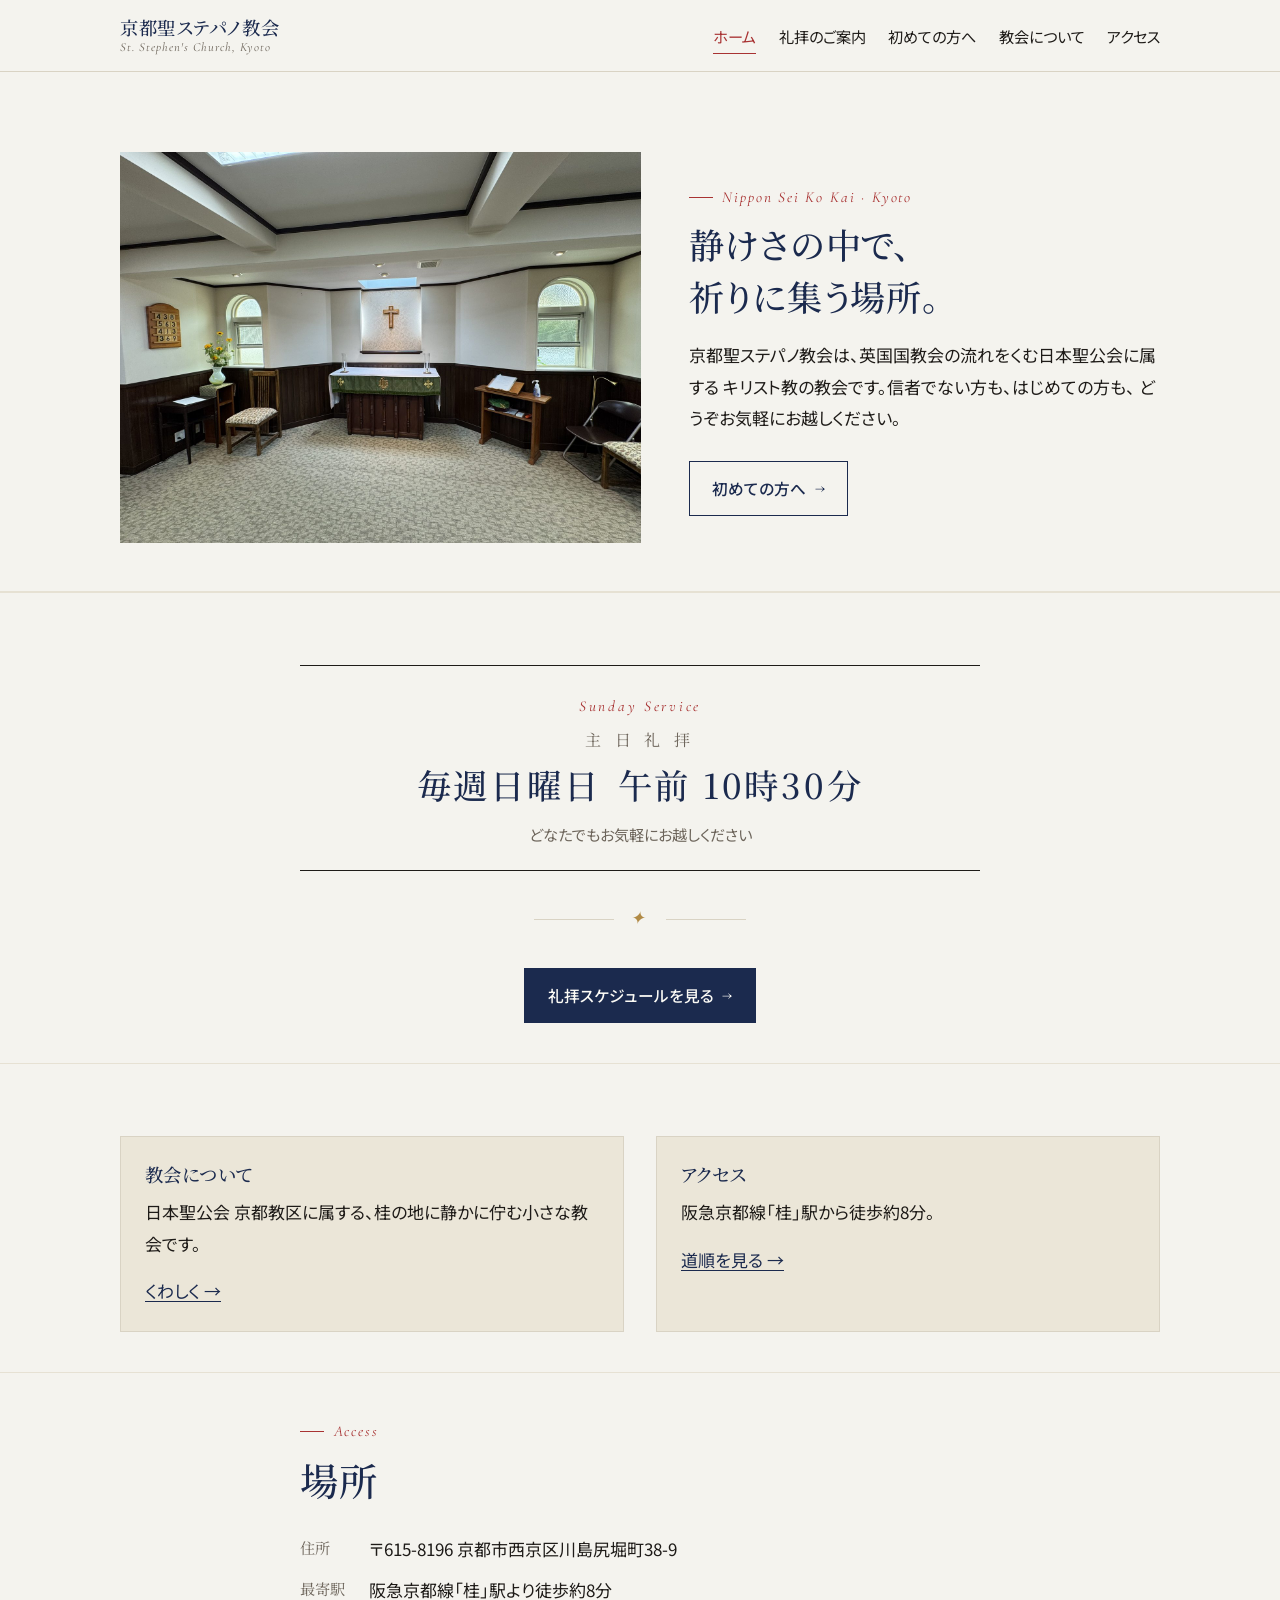
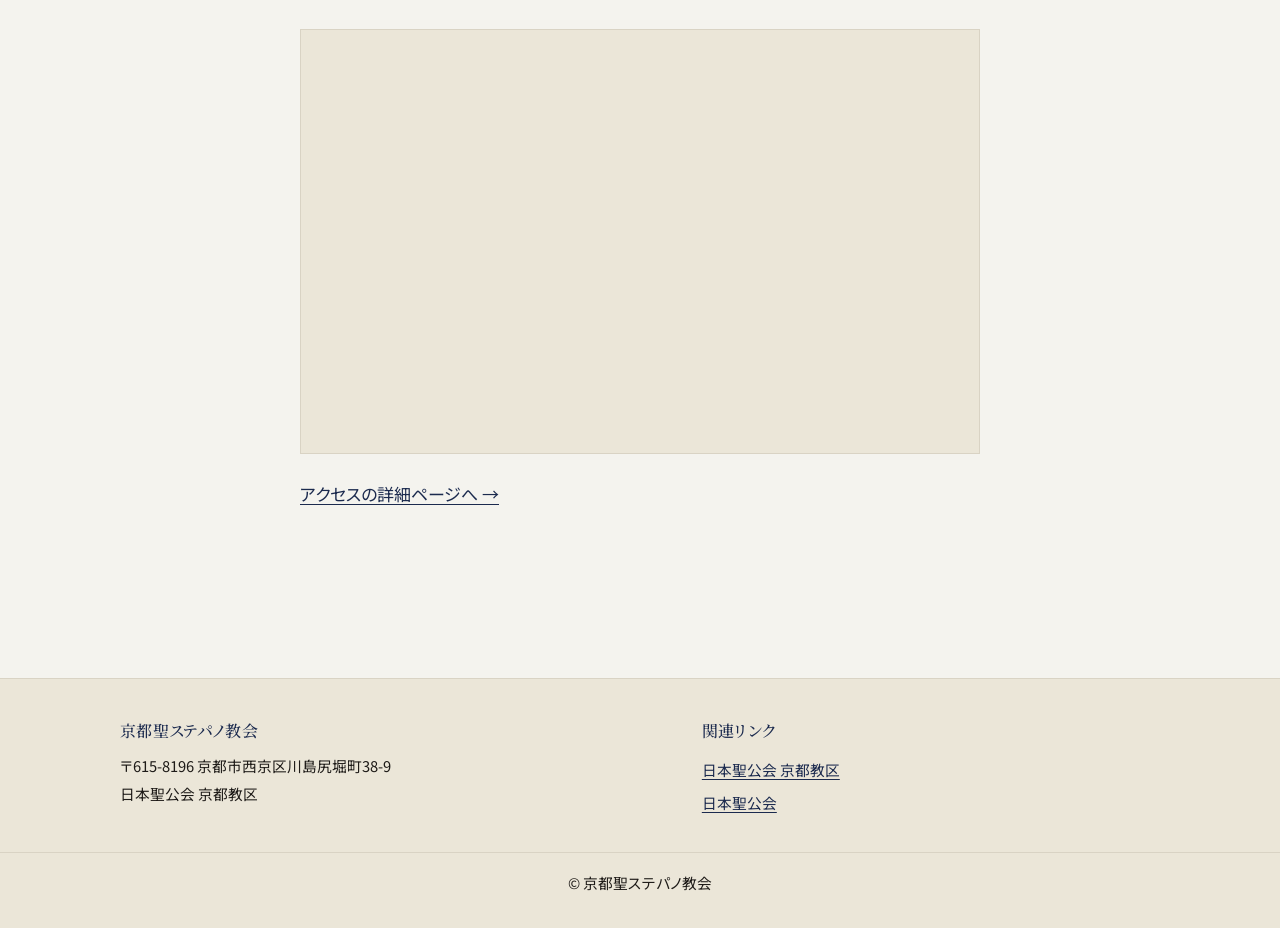
<file: index.html>
<!doctype html>
<html lang="ja">
<head>
<meta charset="utf-8">
<meta name="viewport" content="width=device-width, initial-scale=1">
<title>京都聖ステパノ教会</title>
<meta name="description" content="日本聖公会 京都教区 京都聖ステパノ教会のご案内。毎週日曜日 午前10時30分より主日礼拝を行っています。どなたでもお気軽にお越しください。">

<link rel="preconnect" href="https://fonts.googleapis.com">
<link rel="preconnect" href="https://fonts.gstatic.com" crossorigin>
<link href="https://fonts.googleapis.com/css2?family=Cormorant+Garamond:ital,wght@0,400;0,500;1,400;1,500&family=Noto+Sans+JP:wght@400;500&family=Noto+Serif+JP:wght@400;500;600&display=swap" rel="stylesheet">

<link rel="stylesheet" href="css/style.css">
</head>
<body>

<!-- ==================== HEADER (全ページ共通) ==================== -->
<header class="site-header">
  <div class="site-header__inner">
    <a href="index.html" class="site-logo" aria-label="京都聖ステパノ教会 ホーム">
      <span class="site-logo__jp">京都聖ステパノ教会</span>
      <span class="site-logo__en">St. Stephen's Church, Kyoto</span>
    </a>
    <nav class="site-nav" aria-label="サイトナビゲーション">
      <ul>
        <li><a href="index.html" aria-current="page">ホーム</a></li>
        <li><a href="worship.html">礼拝のご案内</a></li>
        <li><a href="welcome.html">初めての方へ</a></li>
        <li><a href="about.html">教会について</a></li>
        <li><a href="access.html">アクセス</a></li>
      </ul>
    </nav>
  </div>
</header>

<main>

  <!-- ==================== HERO ==================== -->
  <section class="hero">
    <div class="container">
      <div class="hero__grid">

        <figure class="hero__figure">
          <img src="img/interior-altar.jpg" alt="京都聖ステパノ教会 外観" width="1600" height="1200">
        </figure>

        <div class="hero__text">
          <span class="eyebrow">Nippon Sei Ko Kai · Kyoto</span>
          <h1 class="hero__title">静けさの中で、<br>祈りに集う場所。</h1>
          <p class="hero__body">
            京都聖ステパノ教会は、英国国教会の流れをくむ日本聖公会に属する
            キリスト教の教会です。信者でない方も、はじめての方も、
            どうぞお気軽にお越しください。
          </p>
          <p>
            <a class="btn btn--ghost" href="welcome.html">初めての方へ</a>
          </p>
        </div>

      </div>
    </div>
  </section>

  <!-- ==================== SERVICE TIME (署名的意匠) ==================== -->
  <section>
    <div class="container narrow">
      <div class="service-time">
        <div class="service-time__kicker">Sunday Service</div>
        <div class="service-time__label">主 日 礼 拝</div>
        <div class="service-time__main">
          <span class="day">毎週日曜日</span><span class="hour">午前 10時30分</span>
        </div>
        <p class="service-time__note">どなたでもお気軽にお越しください</p>
      </div>

      <div class="ornament" aria-hidden="true">
        <span class="ornament__mark">✦</span>
      </div>

      <p class="text-center">
        <a class="btn" href="worship.html">礼拝スケジュールを見る</a>
      </p>
    </div>
  </section>

  <!-- ==================== SUMMARY BLOCKS ==================== -->
  <section>
    <div class="container">
      <div class="summary">

        <div class="summary__item">
          <h3>教会について</h3>
          <p>日本聖公会 京都教区に属する、桂の地に静かに佇む小さな教会です。</p>
          <a href="about.html">くわしく →</a>
        </div>

        <div class="summary__item">
          <h3>アクセス</h3>
          <p>阪急京都線「桂」駅から徒歩約8分。</p>
          <a href="access.html">道順を見る →</a>
        </div>

      </div>
    </div>
  </section>

  <!-- ==================== ACCESS SUMMARY ==================== -->
  <section>
    <div class="container narrow">
      <span class="eyebrow">Access</span>
      <h2 class="page-title">場所</h2>

      <dl class="info-list">
        <dt>住所</dt>
        <dd>〒615-8196 京都市西京区川島尻堀町38-9</dd>
        <dt>最寄駅</dt>
        <dd>阪急京都線「桂」駅より徒歩約8分</dd>
        <!--<dt>駐車場</dt>
        <dd>5台(礼拝時のみ)</dd>-->
      </dl>

      <!-- ▼ Google マップ埋め込み(小型) ▼
           Google マップ → 共有 → 地図を埋め込む で取得した iframe の src をここに貼り替えてください
           <iframe src="https://www.google.com/maps/embed?pb=!1m18!1m12!1m3!1d3269.124520128094!2d135.6972228!3d34.9785456!2m3!1f0!2f0!3f0!3m2!1i1024!2i768!4f13.1!3m3!1m2!1s0x600106e878f471ad%3A0xcf0d23509524212f!2z5pel5pys6IGW5YWs5Lya5Lqs6YO96IGW44K544OG44OR44OO5pWZ5Lya!5e0!3m2!1sja!2sjp!4v1784887950196!5m2!1sja!2sjp" width="600" height="450" style="border:0;" allowfullscreen="" loading="lazy" referrerpolicy="strict-origin-when-cross-origin"></iframe> -->
      <div class="map" style="aspect-ratio: 16/10;">
        <iframe
          src="https://www.google.com/maps/embed?pb=!1m18!1m12!1m3!1d3269.124520128094!2d135.6972228!3d34.9785456!2m3!1f0!2f0!3f0!3m2!1i1024!2i768!4f13.1!3m3!1m2!1s0x600106e878f471ad%3A0xcf0d23509524212f!2z5pel5pys6IGW5YWs5Lya5Lqs6YO96IGW44K544OG44OR44OO5pWZ5Lya!5e0!3m2!1sja!2sjp!4v1784887950196!5m2!1sja!2sjp"
          title="京都聖ステパノ教会 地図"
          loading="lazy"
          referrerpolicy="no-referrer-when-downgrade"
          allowfullscreen></iframe>
      </div>

      <p><a href="access.html">アクセスの詳細ページへ →</a></p>
    </div>
  </section>

</main>

<!-- ==================== FOOTER (全ページ共通) ==================== -->
<footer class="site-footer">
  <div class="site-footer__inner">
    <div>
      <h4>京都聖ステパノ教会</h4>
      <p>
        〒615-8196 京都市西京区川島尻堀町38-9<br>
        日本聖公会 京都教区
      </p>
    </div>
    <div>
      <h4>関連リンク</h4>
      <ul>
        <li><a href="https://www.nskk.org/kyoto/" target="_blank" rel="noopener">日本聖公会 京都教区</a></li>
        <li><a href="https://www.nskk.org/" target="_blank" rel="noopener">日本聖公会</a></li>
      </ul>
    </div>
  </div>
  <p class="site-footer__copy">© 京都聖ステパノ教会</p>
</footer>

</body>
</html>
</file>
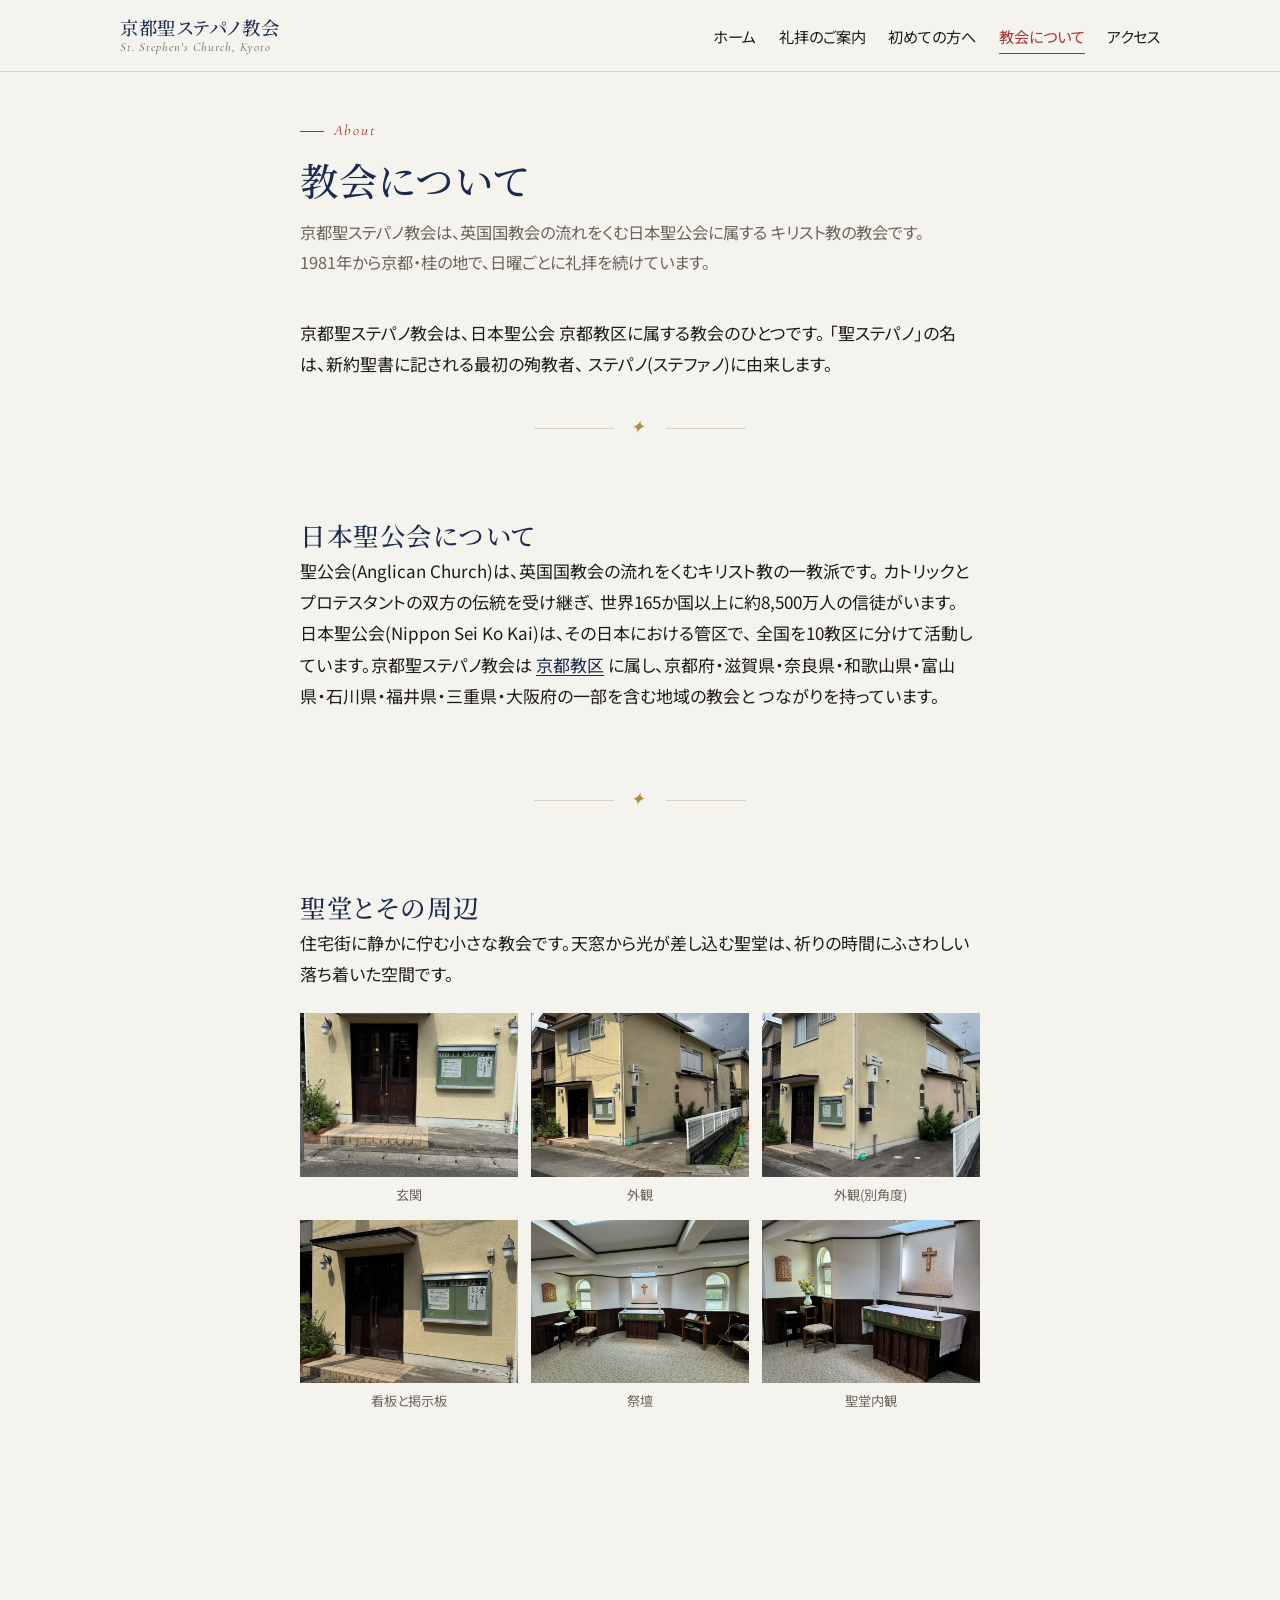
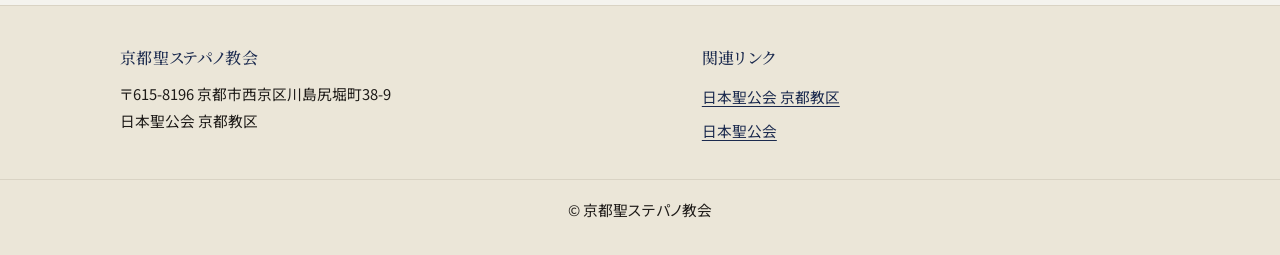
<file: about.html>
<!doctype html>
<html lang="ja">
<head>
<meta charset="utf-8">
<meta name="viewport" content="width=device-width, initial-scale=1">
<title>教会について | 京都聖ステパノ教会</title>
<meta name="description" content="京都聖ステパノ教会は日本聖公会 京都教区に属する教会です。教会の歴史・日本聖公会について・司祭のご紹介。">

<link rel="preconnect" href="https://fonts.googleapis.com">
<link rel="preconnect" href="https://fonts.gstatic.com" crossorigin>
<link href="https://fonts.googleapis.com/css2?family=Cormorant+Garamond:ital,wght@0,400;0,500;1,400;1,500&family=Noto+Sans+JP:wght@400;500&family=Noto+Serif+JP:wght@400;500;600&display=swap" rel="stylesheet">

<link rel="stylesheet" href="css/style.css">
</head>
<body>

<header class="site-header">
  <div class="site-header__inner">
    <a href="index.html" class="site-logo" aria-label="京都聖ステパノ教会 ホーム">
      <span class="site-logo__jp">京都聖ステパノ教会</span>
      <span class="site-logo__en">St. Stephen's Church, Kyoto</span>
    </a>
    <nav class="site-nav" aria-label="サイトナビゲーション">
      <ul>
        <li><a href="index.html">ホーム</a></li>
        <li><a href="worship.html">礼拝のご案内</a></li>
        <li><a href="welcome.html">初めての方へ</a></li>
        <li><a href="about.html" aria-current="page">教会について</a></li>
        <li><a href="access.html">アクセス</a></li>
      </ul>
    </nav>
  </div>
</header>

<main>
  <div class="container narrow">

    <span class="eyebrow">About</span>
    <h1 class="page-title">教会について</h1>
    <p class="page-lead">
      京都聖ステパノ教会は、英国国教会の流れをくむ日本聖公会に属する
      キリスト教の教会です。1981年から京都・桂の地で、日曜ごとに礼拝を続けています。
      </p>
      <p>
       京都聖ステパノ教会は、日本聖公会 京都教区に属する教会のひとつです。
      「聖ステパノ」の名は、新約聖書に記される最初の殉教者、
      ステパノ(ステファノ)に由来します。
    </p>

    <div class="ornament" aria-hidden="true"><span class="ornament__mark">✦</span></div>

    <!-- ---------- 日本聖公会について ---------- -->
    <section>
      <h2>日本聖公会について</h2>
      <p>
        聖公会(Anglican Church)は、英国国教会の流れをくむキリスト教の一教派です。
        カトリックとプロテスタントの双方の伝統を受け継ぎ、
        世界165か国以上に約8,500万人の信徒がいます。
      </p>
      <p>
        日本聖公会(Nippon Sei Ko Kai)は、その日本における管区で、
        全国を10教区に分けて活動しています。京都聖ステパノ教会は
        <a href="https://www.nskk.org/kyoto/" target="_blank" rel="noopener">京都教区</a>
        に属し、京都府・滋賀県・奈良県・和歌山県・富山県・石川県・福井県・三重県・大阪府の一部を含む地域の教会と
        つながりを持っています。
      </p>
    </section>

    <div class="ornament" aria-hidden="true"><span class="ornament__mark">✦</span></div>

    <!-- ---------- 司祭 ---------- 
    <section>
      <h2>司祭のご紹介</h2>
      <p>
        (現在の管理牧師のお名前、経歴、メッセージなどを記載します。)
      </p>
    </section>

    <div class="ornament" aria-hidden="true"><span class="ornament__mark">✦</span></div>

    -->
    <!-- ---------- ギャラリー ---------- -->
    <section>
      <h2>聖堂とその周辺</h2>
      <p>住宅街に静かに佇む小さな教会です。天窓から光が差し込む聖堂は、祈りの時間にふさわしい落ち着いた空間です。</p>

      <div class="gallery">
        <figure>
          <div class="gallery__img"><img src="img/entrance-wide-thumb.jpg" alt="京都聖ステパノ教会 玄関"></div>
          <figcaption>玄関</figcaption>
        </figure>
        <figure>
          <div class="gallery__img"><img src="img/exterior-full-thumb.jpg" alt="京都聖ステパノ教会 外観"></div>
          <figcaption>外観</figcaption>
        </figure>
        <figure>
          <div class="gallery__img"><img src="img/exterior-angle-thumb.jpg" alt="京都聖ステパノ教会 外観(別角度)"></div>
          <figcaption>外観(別角度)</figcaption>
        </figure>
        <figure>
          <div class="gallery__img"><img src="img/entrance-close-thumb.jpg" alt="看板と掲示板"></div>
          <figcaption>看板と掲示板</figcaption>
        </figure>
        <figure>
          <div class="gallery__img"><img src="img/interior-altar-thumb.jpg" alt="聖堂内観 祭壇正面"></div>
          <figcaption>祭壇</figcaption>
        </figure>
        <figure>
          <div class="gallery__img"><img src="img/interior-side-thumb.jpg" alt="聖堂内観 祭壇斜め"></div>
          <figcaption>聖堂内観</figcaption>
        </figure>
      </div>
    </section>

  </div>
</main>

<footer class="site-footer">
  <div class="site-footer__inner">
    <div>
      <h4>京都聖ステパノ教会</h4>
      <p>
        〒615-8196 京都市西京区川島尻堀町38-9<br>
        日本聖公会 京都教区
      </p>
    </div>
    <div>
      <h4>関連リンク</h4>
      <ul>
        <li><a href="https://www.nskk.org/kyoto/" target="_blank" rel="noopener">日本聖公会 京都教区</a></li>
        <li><a href="https://www.nskk.org/" target="_blank" rel="noopener">日本聖公会</a></li>
      </ul>
    </div>
  </div>
  <p class="site-footer__copy">© 京都聖ステパノ教会</p>
</footer>

</body>
</html>
</file>
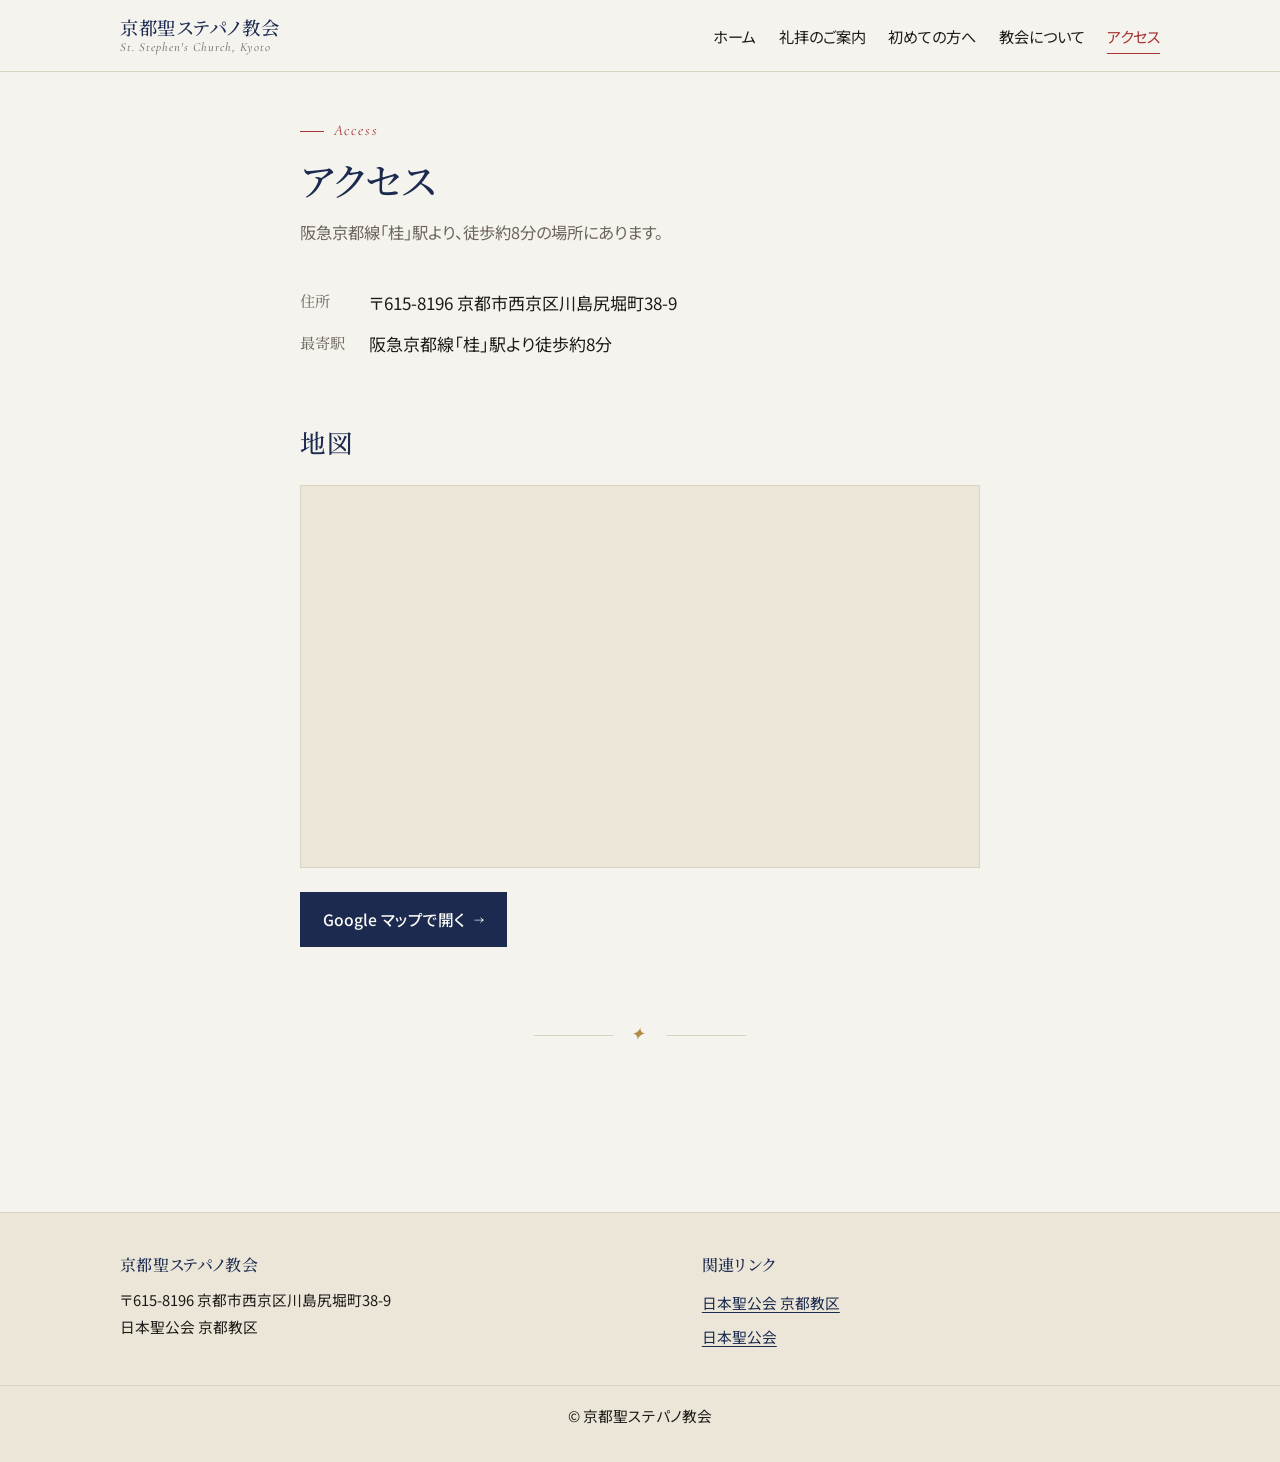
<file: access.html>
<!doctype html>
<html lang="ja">
<head>
<meta charset="utf-8">
<meta name="viewport" content="width=device-width, initial-scale=1">
<title>アクセス | 京都聖ステパノ教会</title>
<meta name="description" content="京都聖ステパノ教会へのアクセス。阪急京都線「桂」駅より徒歩約7分。地図・道順のご案内。">

<link rel="preconnect" href="https://fonts.googleapis.com">
<link rel="preconnect" href="https://fonts.gstatic.com" crossorigin>
<link href="https://fonts.googleapis.com/css2?family=Cormorant+Garamond:ital,wght@0,400;0,500;1,400;1,500&family=Noto+Sans+JP:wght@400;500&family=Noto+Serif+JP:wght@400;500;600&display=swap" rel="stylesheet">

<link rel="stylesheet" href="css/style.css">
</head>
<body>

<header class="site-header">
  <div class="site-header__inner">
    <a href="index.html" class="site-logo" aria-label="京都聖ステパノ教会 ホーム">
      <span class="site-logo__jp">京都聖ステパノ教会</span>
      <span class="site-logo__en">St. Stephen's Church, Kyoto</span>
    </a>
    <nav class="site-nav" aria-label="サイトナビゲーション">
      <ul>
        <li><a href="index.html">ホーム</a></li>
        <li><a href="worship.html">礼拝のご案内</a></li>
        <li><a href="welcome.html">初めての方へ</a></li>
        <li><a href="about.html">教会について</a></li>
        <li><a href="access.html" aria-current="page">アクセス</a></li>
      </ul>
    </nav>
  </div>
</header>

<main>
  <div class="container narrow">

    <span class="eyebrow">Access</span>
    <h1 class="page-title">アクセス</h1>
    <p class="page-lead">
      阪急京都線「桂」駅より、徒歩約8分の場所にあります。
      <!--礼拝時は駐車場もご利用いただけます。-->
    </p>

    <!-- ---------- 基本情報 ---------- -->
    <dl class="info-list">
      <dt>住所</dt>
      <dd>〒615-8196 京都市西京区川島尻堀町38-9</dd>
      <dt>最寄駅</dt>
      <dd>阪急京都線「桂」駅より徒歩約8分</dd>
      <!--
      <dt>駐車場</dt>
      <dd>5台(礼拝時のみ)</dd>
      -->
    </dl>

    <!-- ---------- 地図 ---------- -->
    <section>
      <h2>地図</h2>

      <!-- ▼ Google マップ埋め込み ▼
           【設定方法】
             1. Google マップで教会の住所を検索
             2. 「共有」→「地図を埋め込む」タブ
             3. 表示された iframe の src の値をコピー
             4. 下の src="about:blank" を貼り替え
           ※ src="https://www.google.com/maps/embed?pb=..." の形式です
           <iframe src="https://www.google.com/maps/embed?pb=!1m18!1m12!1m3!1d3269.124521213025!2d135.69464787665763!3d34.978545572822306!2m3!1f0!2f0!3f0!3m2!1i1024!2i768!4f13.1!3m3!1m2!1s0x600106e878f471ad%3A0xcf0d23509524212f!2z5pel5pys6IGW5YWs5Lya5Lqs6YO96IGW44K544OG44OR44OO5pWZ5Lya!5e0!3m2!1sja!2sjp!4v1784886413838!5m2!1sja!2sjp" width="600" height="450" style="border:0;" allowfullscreen="" loading="lazy" referrerpolicy="strict-origin-when-cross-origin"></iframe>
      -->
      <div class="map">
        <iframe
          src="https://www.google.com/maps/embed?pb=!1m18!1m12!1m3!1d3269.124521213025!2d135.69464787665763!3d34.978545572822306!2m3!1f0!2f0!3f0!3m2!1i1024!2i768!4f13.1!3m3!1m2!1s0x600106e878f471ad%3A0xcf0d23509524212f!2z5pel5pys6IGW5YWs5Lya5Lqs6YO96IGW44K544OG44OR44OO5pWZ5Lya!5e0!3m2!1sja!2sjp!4v1784886413838!5m2!1sja!2sjp"
          title="京都聖ステパノ教会 地図"
          loading="lazy"
          referrerpolicy="no-referrer-when-downgrade"
          allowfullscreen></iframe>
      </div>

      <div class="map-actions">
        <!-- ▼ 「Googleマップで開く」リンク
             href を Google マップで教会を検索した URL に置き換えてください
             (スマホでタップすると経路検索アプリが開きます) -->
        <a class="btn" href="https://www.google.com/maps/search/?api=1&query=%E4%BA%AC%E9%83%BD%E8%81%96%E3%82%B9%E3%83%86%E3%83%91%E3%83%8E%E6%95%99%E4%BC%9A" target="_blank" rel="noopener">
          Google マップで開く
        </a>
      </div>
    </section>

    <div class="ornament" aria-hidden="true"><span class="ornament__mark">✦</span></div>

  </div>
</main>

<footer class="site-footer">
  <div class="site-footer__inner">
    <div>
      <h4>京都聖ステパノ教会</h4>
      <p>
        〒615-8196 京都市西京区川島尻堀町38-9<br>
        日本聖公会 京都教区
      </p>
    </div>
    <div>
      <h4>関連リンク</h4>
      <ul>
        <li><a href="https://www.nskk.org/kyoto/" target="_blank" rel="noopener">日本聖公会 京都教区</a></li>
        <li><a href="https://www.nskk.org/" target="_blank" rel="noopener">日本聖公会</a></li>
      </ul>
    </div>
  </div>
  <p class="site-footer__copy">© 京都聖ステパノ教会</p>
</footer>

</body>
</html>
</file>
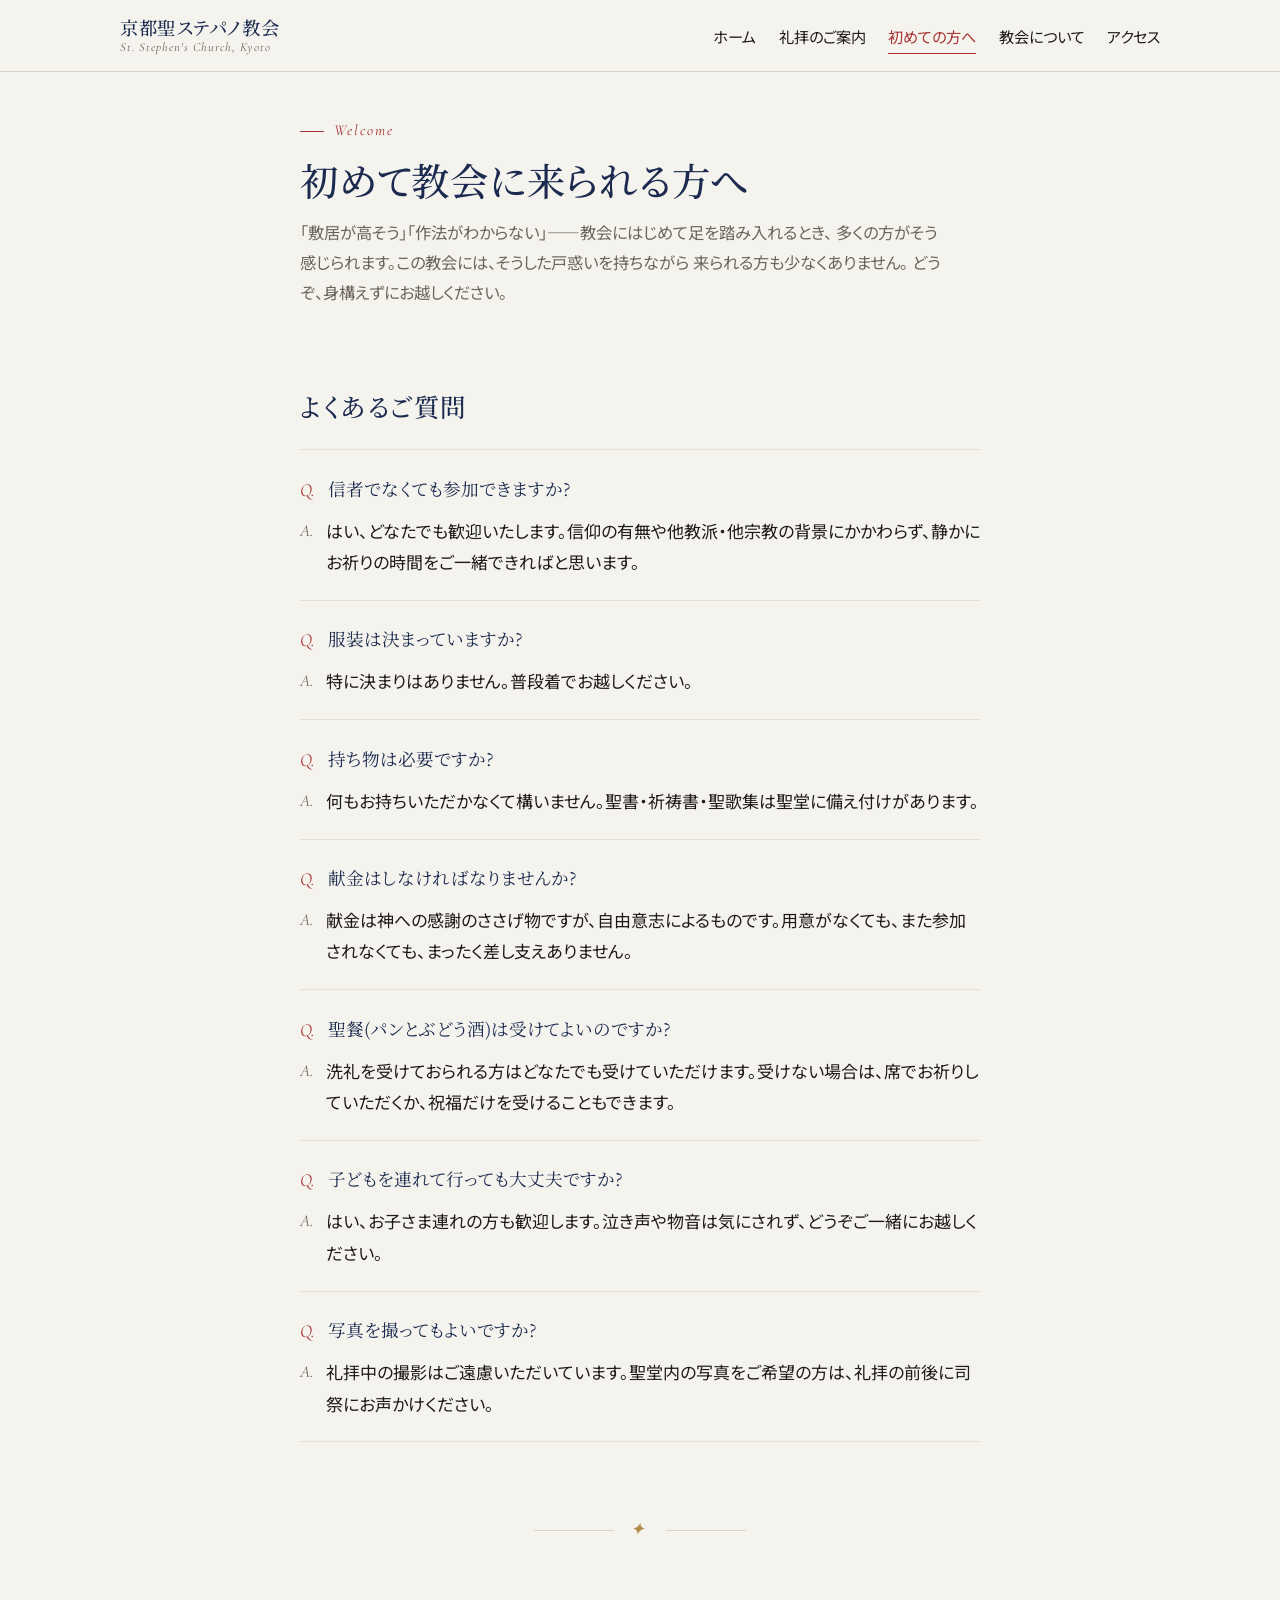
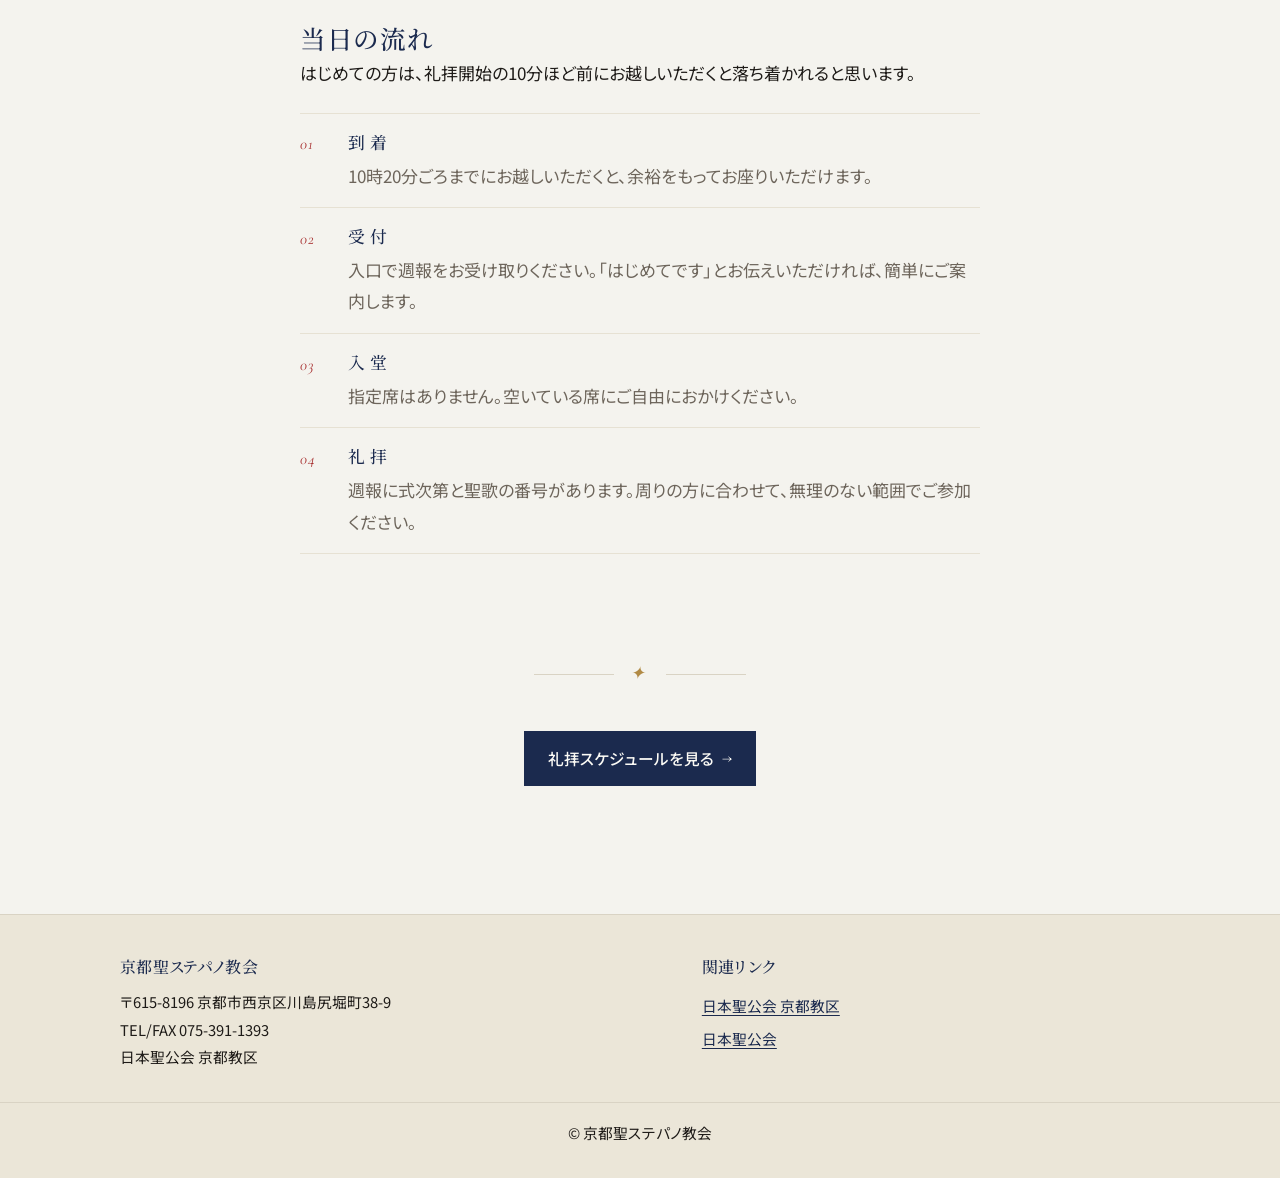
<file: welcome.html>
<!doctype html>
<html lang="ja">
<head>
<meta charset="utf-8">
<meta name="viewport" content="width=device-width, initial-scale=1">
<title>初めての方へ | 京都聖ステパノ教会</title>
<meta name="description" content="京都聖ステパノ教会にはじめてお越しになる方への案内。服装・持ち物・当日の流れ・よくあるご質問。">

<link rel="preconnect" href="https://fonts.googleapis.com">
<link rel="preconnect" href="https://fonts.gstatic.com" crossorigin>
<link href="https://fonts.googleapis.com/css2?family=Cormorant+Garamond:ital,wght@0,400;0,500;1,400;1,500&family=Noto+Sans+JP:wght@400;500&family=Noto+Serif+JP:wght@400;500;600&display=swap" rel="stylesheet">

<link rel="stylesheet" href="css/style.css">
</head>
<body>

<header class="site-header">
  <div class="site-header__inner">
    <a href="index.html" class="site-logo" aria-label="京都聖ステパノ教会 ホーム">
      <span class="site-logo__jp">京都聖ステパノ教会</span>
      <span class="site-logo__en">St. Stephen's Church, Kyoto</span>
    </a>
    <nav class="site-nav" aria-label="サイトナビゲーション">
      <ul>
        <li><a href="index.html">ホーム</a></li>
        <li><a href="worship.html">礼拝のご案内</a></li>
        <li><a href="welcome.html" aria-current="page">初めての方へ</a></li>
        <li><a href="about.html">教会について</a></li>
        <li><a href="access.html">アクセス</a></li>
      </ul>
    </nav>
  </div>
</header>

<main>
  <div class="container narrow">

    <span class="eyebrow">Welcome</span>
    <h1 class="page-title">初めて教会に来られる方へ</h1>
    <p class="page-lead">
      「敷居が高そう」「作法がわからない」——教会にはじめて足を踏み入れるとき、
      多くの方がそう感じられます。この教会には、そうした戸惑いを持ちながら
      来られる方も少なくありません。
      どうぞ、身構えずにお越しください。
    </p>

    <!-- ---------- QA ---------- -->
    <section>
      <h2>よくあるご質問</h2>

      <div class="qa">

        <div class="qa__item">
          <div class="qa__q">信者でなくても参加できますか?</div>
          <div class="qa__a">はい、どなたでも歓迎いたします。信仰の有無や他教派・他宗教の背景にかかわらず、静かにお祈りの時間をご一緒できればと思います。</div>
        </div>

        <div class="qa__item">
          <div class="qa__q">服装は決まっていますか?</div>
          <div class="qa__a">特に決まりはありません。普段着でお越しください。</div>
        </div>

        <div class="qa__item">
          <div class="qa__q">持ち物は必要ですか?</div>
          <div class="qa__a">何もお持ちいただかなくて構いません。聖書・祈祷書・聖歌集は聖堂に備え付けがあります。</div>
        </div>

        <div class="qa__item">
          <div class="qa__q">献金はしなければなりませんか?</div>
          <div class="qa__a">献金は神への感謝のささげ物ですが、自由意志によるものです。用意がなくても、また参加されなくても、まったく差し支えありません。</div>
        </div>

        <div class="qa__item">
          <div class="qa__q">聖餐(パンとぶどう酒)は受けてよいのですか?</div>
          <div class="qa__a">洗礼を受けておられる方はどなたでも受けていただけます。受けない場合は、席でお祈りしていただくか、祝福だけを受けることもできます。</div>
        </div>

        <div class="qa__item">
          <div class="qa__q">子どもを連れて行っても大丈夫ですか?</div>
          <div class="qa__a">はい、お子さま連れの方も歓迎します。泣き声や物音は気にされず、どうぞご一緒にお越しください。</div>
        </div>

        <div class="qa__item">
          <div class="qa__q">写真を撮ってもよいですか?</div>
          <div class="qa__a">礼拝中の撮影はご遠慮いただいています。聖堂内の写真をご希望の方は、礼拝の前後に司祭にお声かけください。</div>
        </div>

      </div>
    </section>

    <div class="ornament" aria-hidden="true"><span class="ornament__mark">✦</span></div>

    <!-- ---------- 当日の流れ ---------- -->
    <section>
      <h2>当日の流れ</h2>
      <p>はじめての方は、礼拝開始の10分ほど前にお越しいただくと落ち着かれると思います。</p>

      <ol class="steps">
        <li class="steps__item">
          <h4>到 着</h4>
          <p>10時20分ごろまでにお越しいただくと、余裕をもってお座りいただけます。</p>
        </li>
        <li class="steps__item">
          <h4>受 付</h4>
          <p>入口で週報をお受け取りください。「はじめてです」とお伝えいただければ、簡単にご案内します。</p>
        </li>
        <li class="steps__item">
          <h4>入 堂</h4>
          <p>指定席はありません。空いている席にご自由におかけください。</p>
        </li>
        <li class="steps__item">
          <h4>礼 拝</h4>
          <p>週報に式次第と聖歌の番号があります。周りの方に合わせて、無理のない範囲でご参加ください。</p>
        </li>
      </ol>
    </section>

    <div class="ornament mt-lg" aria-hidden="true"><span class="ornament__mark">✦</span></div>

    <p class="text-center mt-lg">
      <a class="btn" href="worship.html">礼拝スケジュールを見る</a>
    </p>

  </div>
</main>

<footer class="site-footer">
  <div class="site-footer__inner">
    <div>
      <h4>京都聖ステパノ教会</h4>
      <p>
        〒615-8196 京都市西京区川島尻堀町38-9<br>
        TEL/FAX 075-391-1393<br>
        日本聖公会 京都教区
      </p>
    </div>
    <div>
      <h4>関連リンク</h4>
      <ul>
        <li><a href="https://www.nskk.org/kyoto/" target="_blank" rel="noopener">日本聖公会 京都教区</a></li>
        <li><a href="https://www.nskk.org/" target="_blank" rel="noopener">日本聖公会</a></li>
      </ul>
    </div>
  </div>
  <p class="site-footer__copy">© 京都聖ステパノ教会</p>
</footer>

</body>
</html>
</file>
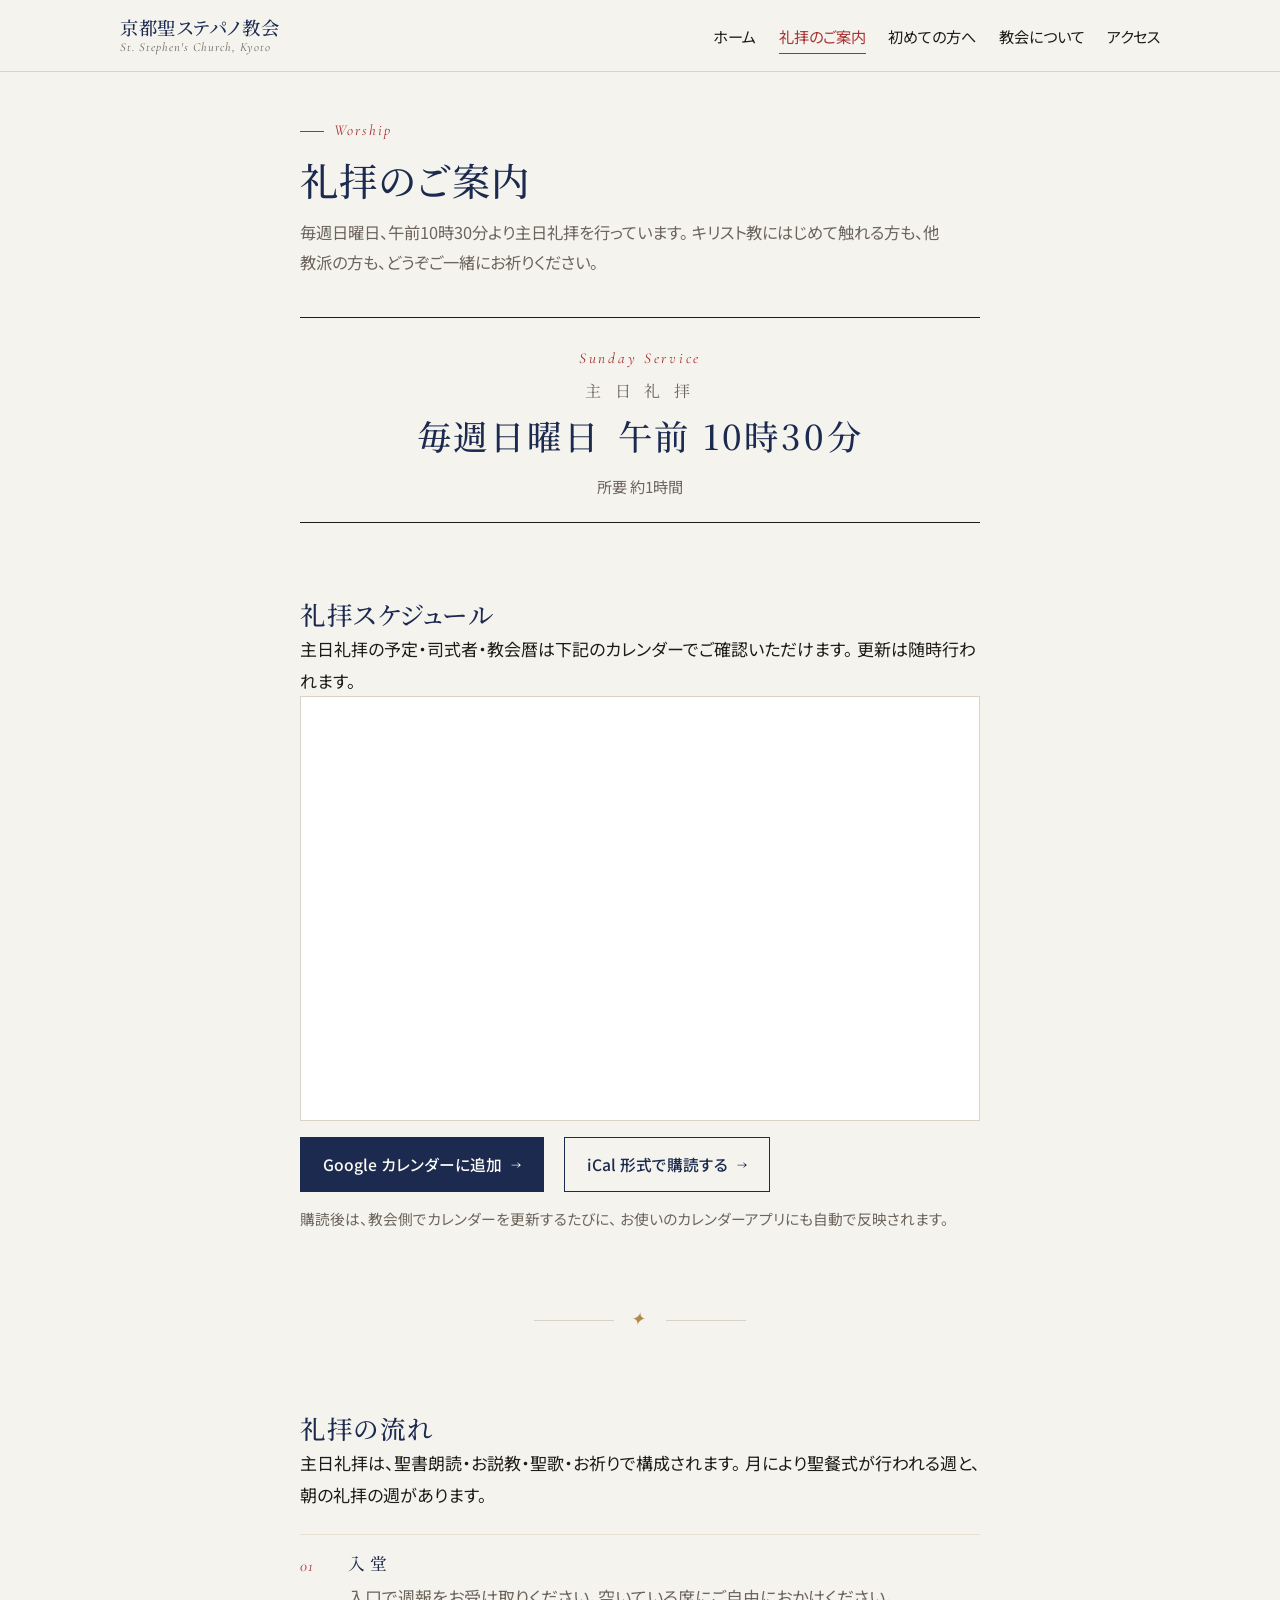
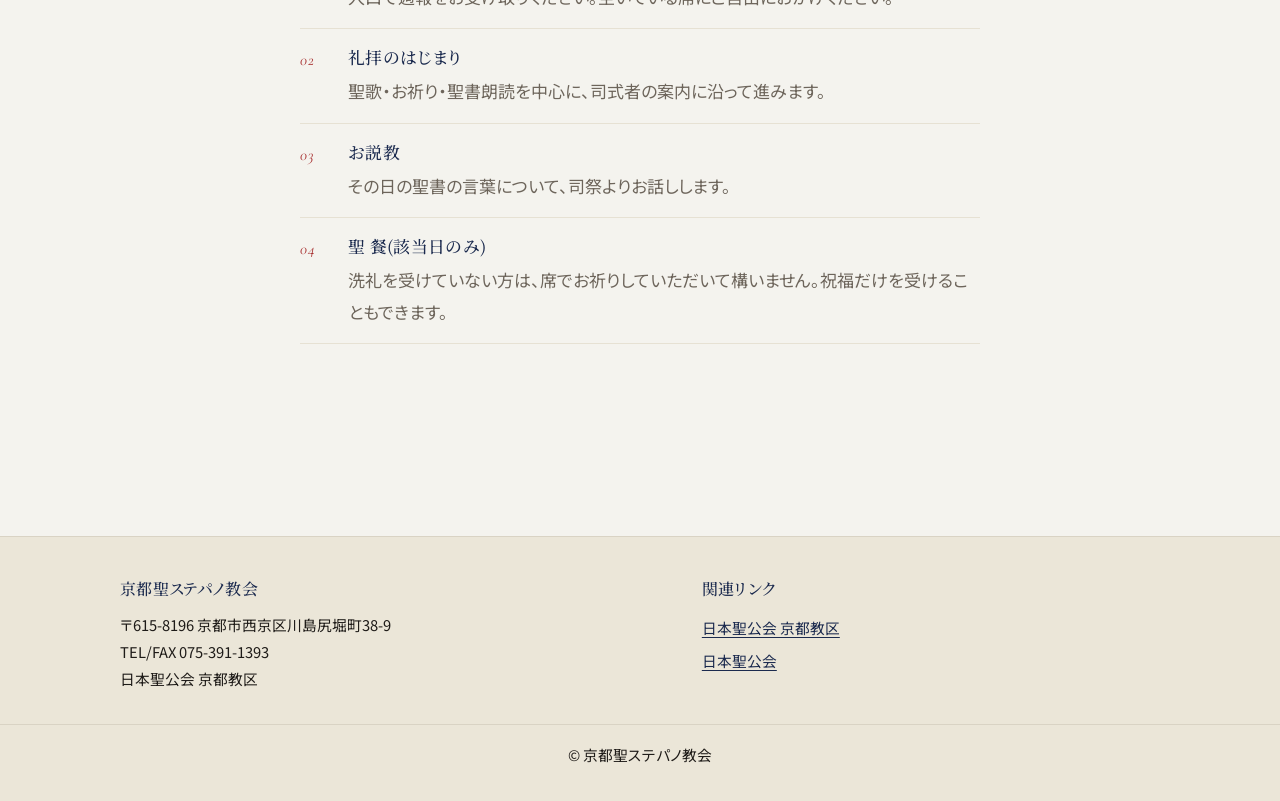
<file: worship.html>
<!doctype html>
<html lang="ja">
<head>
<meta charset="utf-8">
<meta name="viewport" content="width=device-width, initial-scale=1">
<title>礼拝のご案内 | 京都聖ステパノ教会</title>
<meta name="description" content="京都聖ステパノ教会の礼拝スケジュール。毎週日曜日午前10時30分より主日礼拝を行っています。Googleカレンダーへの取込にも対応。">

<link rel="preconnect" href="https://fonts.googleapis.com">
<link rel="preconnect" href="https://fonts.gstatic.com" crossorigin>
<link href="https://fonts.googleapis.com/css2?family=Cormorant+Garamond:ital,wght@0,400;0,500;1,400;1,500&family=Noto+Sans+JP:wght@400;500&family=Noto+Serif+JP:wght@400;500;600&display=swap" rel="stylesheet">

<link rel="stylesheet" href="css/style.css">
</head>
<body>

<header class="site-header">
  <div class="site-header__inner">
    <a href="index.html" class="site-logo" aria-label="京都聖ステパノ教会 ホーム">
      <span class="site-logo__jp">京都聖ステパノ教会</span>
      <span class="site-logo__en">St. Stephen's Church, Kyoto</span>
    </a>
    <nav class="site-nav" aria-label="サイトナビゲーション">
      <ul>
        <li><a href="index.html">ホーム</a></li>
        <li><a href="worship.html" aria-current="page">礼拝のご案内</a></li>
        <li><a href="welcome.html">初めての方へ</a></li>
        <li><a href="about.html">教会について</a></li>
        <li><a href="access.html">アクセス</a></li>
      </ul>
    </nav>
  </div>
</header>

<main>
  <div class="container narrow">

    <span class="eyebrow">Worship</span>
    <h1 class="page-title">礼拝のご案内</h1>
    <p class="page-lead">
      毎週日曜日、午前10時30分より主日礼拝を行っています。
      キリスト教にはじめて触れる方も、他教派の方も、どうぞご一緒にお祈りください。
    </p>

    <!-- ---------- Service time signature ---------- -->
    <div class="service-time">
      <div class="service-time__kicker">Sunday Service</div>
      <div class="service-time__label">主 日 礼 拝</div>
      <div class="service-time__main">
        <span class="day">毎週日曜日</span><span class="hour">午前 10時30分</span>
      </div>
      <p class="service-time__note">所要 約1時間</p>
    </div>

    <!-- ---------- カレンダー ---------- -->
    <section>
      <h2>礼拝スケジュール</h2>
      <p>
        主日礼拝の予定・司式者・教会暦は下記のカレンダーでご確認いただけます。
        更新は随時行われます。
      </p>

      <!-- ▼ Google カレンダー埋め込み ▼
           【設定方法】
             1. 教会用 Google アカウントで専用カレンダーを作成
             2. 設定 → 「一般公開して誰でも利用できるようにする」を有効化
             3. 設定 → 「カレンダーの統合」→ 埋め込みコードを取得
             4. 以下 2 つの iframe の src を、それぞれ mode=MONTH / mode=AGENDA で書き換え
           【カレンダーID の置き換え】
             src="https://calendar.google.com/calendar/embed?src=(カレンダーID)&ctz=Asia%2FTokyo&mode=MONTH&showTitle=0&showPrint=0"
<iframe src="https://calendar.google.com/calendar/embed?height=600&wkst=1&ctz=Asia%2FTokyo&showPrint=0&src=MGU3YzFiMWM5ZjU4YTcwNTgzZDUyMGIyN2JjODljNWNkMDMyNTRiNDllNjhkYzJiMjZlZGZhYTc4YmJjNzU5M0Bncm91cC5jYWxlbmRhci5nb29nbGUuY29t&color=%23009688" style="border:solid 1px #777" width="800" height="600" frameborder="0" scrolling="no"></iframe>
<iframe src="https://calendar.google.com/calendar/embed?height=600&wkst=1&ctz=Asia%2FTokyo&showPrint=0&mode=AGENDA&src=MGU3YzFiMWM5ZjU4YTcwNTgzZDUyMGIyN2JjODljNWNkMDMyNTRiNDllNjhkYzJiMjZlZGZhYTc4YmJjNzU5M0Bncm91cC5jYWxlbmRhci5nb29nbGUuY29t&color=%23009688" style="border:solid 1px #777" width="800" height="600" frameborder="0" scrolling="no"></iframe>
             -->

      <!-- PC / タブレット: 月表示 -->
      <div class="calendar__frame cal-pc">
        <iframe
          src="https://calendar.google.com/calendar/embed?height=600&wkst=1&ctz=Asia%2FTokyo&showPrint=0&src=MGU3YzFiMWM5ZjU4YTcwNTgzZDUyMGIyN2JjODljNWNkMDMyNTRiNDllNjhkYzJiMjZlZGZhYTc4YmJjNzU5M0Bncm91cC5jYWxlbmRhci5nb29nbGUuY29t&color=%23009688"
          title="礼拝スケジュール(月表示)"
          loading="lazy"></iframe>
      </div>

      <!-- スマホ: 予定リスト表示(AGENDA) -->
      <div class="calendar__frame cal-sp">
        <iframe
          src="https://calendar.google.com/calendar/embed?height=600&wkst=1&ctz=Asia%2FTokyo&showPrint=0&mode=AGENDA&src=MGU3YzFiMWM5ZjU4YTcwNTgzZDUyMGIyN2JjODljNWNkMDMyNTRiNDllNjhkYzJiMjZlZGZhYTc4YmJjNzU5M0Bncm91cC5jYWxlbmRhci5nb29nbGUuY29t&color=%23009688"
          title="礼拝スケジュール(予定表示)"
          loading="lazy"></iframe>
      </div>

      <!-- カレンダー取り込み用リンク -->
      <div class="calendar__actions">
        <!-- ▼ 「Googleカレンダーに追加」ボタン
             href の (カレンダーID) を実際のカレンダーIDに書き換えてください -->
        <a class="btn"
           href="https://calendar.google.com/calendar/render?cid=0e7c1b1c9f58a70583d520b27bc89c5cd03254b49e68dc2b26edfaa78bbc7593@group.calendar.google.com"
           target="_blank" rel="noopener">
          Google カレンダーに追加
        </a>

        <!-- ▼ iCal 購読(iPhone 標準カレンダー等)
             href の (iCal公開URL) を、Google カレンダー設定内の「iCal 形式の公開 URL」に置き換えてください -->
        <a class="btn btn--ghost"
           href="https://calendar.google.com/calendar/ical/0e7c1b1c9f58a70583d520b27bc89c5cd03254b49e68dc2b26edfaa78bbc7593%40group.calendar.google.com/public/basic.ics"
           target="_blank" rel="noopener">
          iCal 形式で購読する
        </a>
      </div>

      <p class="calendar__note">
        購読後は、教会側でカレンダーを更新するたびに、
        お使いのカレンダーアプリにも自動で反映されます。
      </p>
    </section>

    <div class="ornament" aria-hidden="true"><span class="ornament__mark">✦</span></div>

    <!-- ---------- 礼拝の流れ ---------- -->
    <section>
      <h2>礼拝の流れ</h2>
      <p>
        主日礼拝は、聖書朗読・お説教・聖歌・お祈りで構成されます。
        月により聖餐式が行われる週と、朝の礼拝の週があります。
      </p>

      <ol class="steps">
        <li class="steps__item">
          <h4>入 堂</h4>
          <p>入口で週報をお受け取りください。空いている席にご自由におかけください。</p>
        </li>
        <li class="steps__item">
          <h4>礼拝のはじまり</h4>
          <p>聖歌・お祈り・聖書朗読を中心に、司式者の案内に沿って進みます。</p>
        </li>
        <li class="steps__item">
          <h4>お説教</h4>
          <p>その日の聖書の言葉について、司祭よりお話しします。</p>
        </li>
        <li class="steps__item">
          <h4>聖 餐(該当日のみ)</h4>
          <p>洗礼を受けていない方は、席でお祈りしていただいて構いません。祝福だけを受けることもできます。</p>
        </li>
      </ol>
    </section>

  </div>
</main>

<footer class="site-footer">
  <div class="site-footer__inner">
    <div>
      <h4>京都聖ステパノ教会</h4>
      <p>
        〒615-8196 京都市西京区川島尻堀町38-9<br>
        TEL/FAX 075-391-1393<br>
        日本聖公会 京都教区
      </p>
    </div>
    <div>
      <h4>関連リンク</h4>
      <ul>
        <li><a href="https://www.nskk.org/kyoto/" target="_blank" rel="noopener">日本聖公会 京都教区</a></li>
        <li><a href="https://www.nskk.org/" target="_blank" rel="noopener">日本聖公会</a></li>
      </ul>
    </div>
  </div>
  <p class="site-footer__copy">© 京都聖ステパノ教会</p>
</footer>

</body>
</html>
</file>
<file: css/style.css>
@charset "UTF-8";

/* ========================================================================
   京都聖ステパノ教会 サイト共通スタイル
   ------------------------------------------------------------------------
   - JavaScript を使わない素の HTML/CSS 構成
   - モバイル優先のレスポンシブ
   - 変更は基本的にこの1ファイルのみで完結
   ======================================================================== */

/* -------------------- Design tokens -------------------- */
:root {
  /* Palette */
  --bg:        #F4F3EE;   /* 生成り(和紙) */
  --bg-alt:    #EBE6D8;   /* 少し濃い生成り(セクション地) */
  --ink:       #1E1B18;   /* 墨に近い黒 */
  --ink-mute:  #6D655B;   /* 補助テキスト */
  --indigo:    #1B2A4E;   /* 藍(見出し・リンク) */
  --burgundy:  #A83232;   /* 臙脂(アクセント) */
  --gold:      #B18A45;   /* 古金(小さな装飾のみ) */
  --line:      #D9D3C4;   /* 罫線 */
  --line-soft: #E6E1D3;

  /* Typography */
  --font-serif: "Noto Serif JP", "Hiragino Mincho ProN", "游明朝", serif;
  --font-sans:  "Noto Sans JP",  "Hiragino Sans", "游ゴシック", sans-serif;
  --font-latin: "Cormorant Garamond", "Noto Serif JP", serif;

  /* Layout */
  --page-max:    1080px;
  --content-max: 720px;
  --gutter:      1.25rem;

  /* Motion */
  --ease: cubic-bezier(.2, .7, .2, 1);
}

/* -------------------- Reset -------------------- */
*, *::before, *::after { box-sizing: border-box; }
html { -webkit-text-size-adjust: 100%; }
body,
h1, h2, h3, h4, p, ul, ol, dl, dd, figure { margin: 0; }
ul, ol { padding: 0; list-style: none; }
img, iframe { max-width: 100%; display: block; }
img { height: auto; }
a  { color: var(--indigo); text-decoration: underline; text-underline-offset: .18em; }
a:hover { color: var(--burgundy); }

/* -------------------- Base -------------------- */
html { scroll-behavior: smooth; }
body {
  font-family: var(--font-sans);
  font-size: 17px;
  line-height: 1.85;
  color: var(--ink);
  background: var(--bg);
  font-feature-settings: "palt";
  -webkit-font-smoothing: antialiased;
}

/* Focus */
:focus-visible {
  outline: 2px solid var(--burgundy);
  outline-offset: 3px;
  border-radius: 2px;
}

/* Reduced motion */
@media (prefers-reduced-motion: reduce) {
  html { scroll-behavior: auto; }
  *, *::before, *::after {
    animation-duration: 0.01ms !important;
    transition-duration: 0.01ms !important;
  }
}

/* -------------------- Typography -------------------- */
h1, h2, h3, h4 {
  font-family: var(--font-serif);
  font-weight: 500;
  color: var(--indigo);
  letter-spacing: .02em;
  line-height: 1.5;
}

.eyebrow {
  font-family: var(--font-latin);
  font-style: italic;
  font-size: .95rem;
  letter-spacing: .12em;
  color: var(--burgundy);
  text-transform: none;
  display: inline-block;
  margin-bottom: .4rem;
}

.eyebrow::before {
  content: "";
  display: inline-block;
  width: 1.5rem;
  height: 1px;
  background: var(--burgundy);
  vertical-align: middle;
  margin-right: .6rem;
  margin-bottom: .18em;
}

.page-title {
  font-size: clamp(1.7rem, 2.4vw + 1rem, 2.4rem);
  margin: 0 0 .5rem;
}

.page-lead {
  color: var(--ink-mute);
  font-size: 1.02rem;
  margin: 0 0 2.5rem;
  max-width: 40em;
}

/* -------------------- Layout containers -------------------- */
.container {
  width: 100%;
  max-width: var(--page-max);
  margin: 0 auto;
  padding: 0 var(--gutter);
}

.narrow {
  max-width: var(--content-max);
  margin: 0 auto;
}

main {
  padding: 2.5rem 0 4rem;
}

/* Section */
section { padding: 2.5rem 0; }
section + section { border-top: 1px solid var(--line-soft); }

/* -------------------- Site header -------------------- */
.site-header {
  background: var(--bg);
  border-bottom: 1px solid var(--line);
  position: sticky;
  top: 0;
  z-index: 20;
}

.site-header__inner {
  display: flex;
  align-items: center;
  justify-content: space-between;
  gap: 1.5rem;
  padding: 1rem var(--gutter);
  max-width: var(--page-max);
  margin: 0 auto;
  flex-wrap: wrap;
}

.site-logo {
  text-decoration: none;
  color: var(--ink);
  display: flex;
  flex-direction: column;
  line-height: 1.2;
}
.site-logo__jp {
  font-family: var(--font-serif);
  font-size: 1.15rem;
  font-weight: 500;
  color: var(--indigo);
  letter-spacing: .04em;
}
.site-logo__en {
  font-family: var(--font-latin);
  font-style: italic;
  font-size: .78rem;
  color: var(--ink-mute);
  letter-spacing: .08em;
  margin-top: .15rem;
}

/* Nav */
.site-nav ul {
  display: flex;
  flex-wrap: wrap;
  gap: .25rem 1.4rem;
  align-items: center;
}
.site-nav a {
  text-decoration: none;
  color: var(--ink);
  font-size: .95rem;
  padding: .35rem 0;
  border-bottom: 1px solid transparent;
  transition: color .2s var(--ease), border-color .2s var(--ease);
}
.site-nav a:hover,
.site-nav a[aria-current="page"] {
  color: var(--burgundy);
  border-bottom-color: var(--burgundy);
}

@media (max-width: 640px) {
  .site-header__inner { gap: .75rem; }
  .site-nav { width: 100%; }
  .site-nav ul {
    justify-content: flex-start;
    gap: .25rem 1.1rem;
    padding-top: .25rem;
    border-top: 1px solid var(--line-soft);
  }
  .site-nav a { font-size: .92rem; }
}

/* -------------------- Hero (top page) -------------------- */
.hero {
  padding: 2.5rem 0 3rem;
  border-bottom: 1px solid var(--line-soft);
}

.hero__grid {
  display: grid;
  grid-template-columns: 1fr;
  gap: 2rem;
  align-items: center;
}

@media (min-width: 860px) {
  .hero__grid {
    grid-template-columns: 1.05fr .95fr;
    gap: 3rem;
  }
}

.hero__figure {
  position: relative;
  aspect-ratio: 4 / 3;
  background: var(--bg-alt);
  overflow: hidden;
}
.hero__figure img {
  width: 100%;
  height: 100%;
  object-fit: cover;
}
/* 写真差し替え前のプレースホルダ */
.hero__figure:empty::after,
.hero__figure .placeholder {
  content: "聖堂の写真をここに掲載";
  display: grid;
  place-items: center;
  width: 100%; height: 100%;
  color: var(--ink-mute);
  font-family: var(--font-serif);
  letter-spacing: .1em;
  background:
    linear-gradient(135deg, transparent 48%, var(--line) 48% 52%, transparent 52%),
    var(--bg-alt);
}

.hero__title {
  font-size: clamp(1.6rem, 2vw + 1rem, 2.2rem);
  margin-bottom: 1rem;
}

.hero__body {
  color: var(--ink);
  margin-bottom: 1.75rem;
  max-width: 32em;
}

/* -------------------- Service Time Signature -------------------- */
/* 「毎週日曜日 午前10時30分」を紙面の中心に据える意匠 */
.service-time {
  border-top: 1px solid var(--ink);
  border-bottom: 1px solid var(--ink);
  padding: 1.6rem 0 1.4rem;
  margin: 2rem 0;
  text-align: center;
  background: transparent;
}
.service-time__kicker {
  font-family: var(--font-latin);
  font-style: italic;
  font-size: .95rem;
  letter-spacing: .18em;
  color: var(--burgundy);
  margin-bottom: .3rem;
}
.service-time__label {
  font-family: var(--font-serif);
  font-size: 1rem;
  color: var(--ink-mute);
  letter-spacing: .3em;
  margin-bottom: .4rem;
}
.service-time__main {
  font-family: var(--font-serif);
  font-weight: 500;
  color: var(--indigo);
  font-size: clamp(1.4rem, 3vw + 0.8rem, 2.15rem);
  line-height: 1.35;
  letter-spacing: .08em;
}
.service-time__main .day  { display: inline-block; margin-right: .5em; }
.service-time__main .hour { display: inline-block; }
.service-time__note {
  margin-top: .8rem;
  color: var(--ink-mute);
  font-size: .95rem;
}

/* -------------------- Buttons -------------------- */
.btn {
  display: inline-flex;
  align-items: center;
  gap: .55em;
  padding: .75rem 1.4rem;
  font-family: var(--font-sans);
  font-size: .98rem;
  font-weight: 500;
  text-decoration: none;
  background: var(--indigo);
  color: #FBFAF5;
  border: 1px solid var(--indigo);
  transition: background .2s var(--ease), color .2s var(--ease);
}
.btn:hover { background: var(--burgundy); border-color: var(--burgundy); color: #FBFAF5; }

.btn--ghost {
  background: transparent;
  color: var(--indigo);
}
.btn--ghost:hover { background: var(--indigo); color: #FBFAF5; }

.btn::after {
  content: "→";
  font-family: var(--font-latin);
}

/* -------------------- Cards / summary blocks -------------------- */
.summary {
  display: grid;
  grid-template-columns: 1fr;
  gap: 1.5rem;
  margin-top: 2rem;
}
@media (min-width: 720px) {
  .summary { grid-template-columns: 1fr 1fr; gap: 2rem; }
}

.summary__item {
  padding: 1.5rem;
  background: var(--bg-alt);
  border: 1px solid var(--line);
}
.summary__item h3 {
  font-size: 1.15rem;
  margin-bottom: .5rem;
  color: var(--indigo);
}
.summary__item p { color: var(--ink); margin-bottom: 1rem; }

/* -------------------- Definition list (info table) -------------------- */
.info-list {
  display: grid;
  grid-template-columns: max-content 1fr;
  gap: .6rem 1.5rem;
  margin: 1.5rem 0;
}
.info-list dt {
  font-family: var(--font-serif);
  color: var(--ink-mute);
  font-size: .95rem;
  padding-top: .05em;
  white-space: nowrap;
}
.info-list dd {
  color: var(--ink);
}

@media (max-width: 520px) {
  .info-list { grid-template-columns: 1fr; gap: .1rem 0; }
  .info-list dt { padding-top: .8rem; }
  .info-list dt:first-child { padding-top: 0; }
}

/* -------------------- Q & A -------------------- */
.qa { margin-top: 1.5rem; }
.qa__item {
  padding: 1.4rem 0;
  border-top: 1px solid var(--line-soft);
}
.qa__item:last-child { border-bottom: 1px solid var(--line-soft); }
.qa__q {
  font-family: var(--font-serif);
  font-size: 1.1rem;
  color: var(--indigo);
  display: flex;
  gap: .8rem;
  margin-bottom: .5rem;
}
.qa__q::before {
  content: "Q.";
  font-family: var(--font-latin);
  font-style: italic;
  color: var(--burgundy);
  font-size: 1.15rem;
  flex-shrink: 0;
}
.qa__a {
  display: flex;
  gap: .8rem;
  color: var(--ink);
}
.qa__a::before {
  content: "A.";
  font-family: var(--font-latin);
  font-style: italic;
  color: var(--ink-mute);
  font-size: 1.05rem;
  flex-shrink: 0;
}

/* -------------------- Steps (order of service, first visit flow) -------------------- */
.steps {
  counter-reset: step;
  margin: 1.5rem 0;
}
.steps__item {
  position: relative;
  padding: 1rem 0 1rem 3rem;
  border-top: 1px solid var(--line-soft);
  counter-increment: step;
}
.steps__item:last-child { border-bottom: 1px solid var(--line-soft); }
.steps__item::before {
  content: counter(step, decimal-leading-zero);
  position: absolute;
  left: 0; top: 1.05rem;
  font-family: var(--font-latin);
  font-style: italic;
  color: var(--burgundy);
  font-size: 1rem;
  letter-spacing: .05em;
}
.steps__item h4 {
  font-size: 1.05rem;
  margin-bottom: .3rem;
}
.steps__item p { color: var(--ink-mute); margin: 0; }

/* -------------------- Calendar embed -------------------- */
.calendar {
  margin: 1.5rem 0 2rem;
}
.calendar__frame {
  width: 100%;
  border: 1px solid var(--line);
  background: #fff;
  aspect-ratio: 4 / 3;
}
@media (min-width: 720px) {
  .calendar__frame { aspect-ratio: 16 / 10; }
}
.calendar__frame iframe {
  width: 100%;
  height: 100%;
  border: 0;
}
.cal-pc { display: none; }
.cal-sp { display: block; }
@media (min-width: 720px) {
  .cal-pc { display: block; }
  .cal-sp { display: none; }
}
.calendar__actions {
  display: flex;
  flex-wrap: wrap;
  gap: .8rem 1.2rem;
  align-items: center;
  margin-top: 1rem;
}
.calendar__note {
  color: var(--ink-mute);
  font-size: .92rem;
  margin-top: .8rem;
}

/* -------------------- Map -------------------- */
.map {
  width: 100%;
  aspect-ratio: 4 / 3;
  border: 1px solid var(--line);
  background: var(--bg-alt);
  margin: 1.5rem 0;
}
@media (min-width: 720px) {
  .map { aspect-ratio: 16 / 9; }
}
.map iframe { width: 100%; height: 100%; border: 0; }

.map-actions {
  display: flex;
  flex-wrap: wrap;
  gap: .8rem 1rem;
  margin-top: 1rem;
}

/* -------------------- Gallery -------------------- */
.gallery {
  display: grid;
  grid-template-columns: repeat(2, 1fr);
  gap: .6rem;
  margin: 1.5rem 0;
}
@media (min-width: 720px) {
  .gallery { grid-template-columns: repeat(3, 1fr); gap: .8rem; }
}
.gallery figure { margin: 0; }
.gallery__img {
  aspect-ratio: 4 / 3;
  background: var(--bg-alt);
  overflow: hidden;
  position: relative;
}
.gallery__img img { width: 100%; height: 100%; object-fit: cover; }
.gallery__img.is-placeholder::after {
  content: attr(data-label);
  position: absolute;
  inset: 0;
  display: grid;
  place-items: center;
  color: var(--ink-mute);
  font-family: var(--font-serif);
  font-size: .92rem;
  letter-spacing: .1em;
  background:
    linear-gradient(135deg, transparent 48%, var(--line) 48% 52%, transparent 52%),
    var(--bg-alt);
}
.gallery figcaption {
  font-size: .82rem;
  color: var(--ink-mute);
  margin-top: .35rem;
  text-align: center;
}

/* -------------------- Ornament -------------------- */
.ornament {
  display: flex;
  align-items: center;
  justify-content: center;
  gap: 1rem;
  margin: 2rem 0;
  color: var(--gold);
}
.ornament::before,
.ornament::after {
  content: "";
  flex: 1;
  max-width: 5rem;
  height: 1px;
  background: var(--line);
}
.ornament__mark {
  font-family: var(--font-latin);
  font-style: italic;
  font-size: 1.1rem;
  letter-spacing: .3em;
  color: var(--gold);
}

/* -------------------- Footer -------------------- */
.site-footer {
  background: var(--bg-alt);
  border-top: 1px solid var(--line);
  padding: 2.5rem 0 2rem;
  margin-top: 4rem;
}
.site-footer__inner {
  max-width: var(--page-max);
  margin: 0 auto;
  padding: 0 var(--gutter);
  display: grid;
  gap: 2rem;
}
@media (min-width: 720px) {
  .site-footer__inner {
    grid-template-columns: 1.2fr 1fr;
    align-items: start;
  }
}
.site-footer h4 {
  font-size: 1rem;
  margin-bottom: .6rem;
  color: var(--indigo);
}
.site-footer p,
.site-footer li {
  font-size: .92rem;
  color: var(--ink);
}
.site-footer ul li { padding: .2rem 0; }
.site-footer__copy {
  margin-top: 2rem;
  padding-top: 1rem;
  border-top: 1px solid var(--line);
  font-size: .82rem;
  color: var(--ink-mute);
  text-align: center;
}

/* -------------------- Utilities -------------------- */
.sr-only {
  position: absolute; width: 1px; height: 1px; padding: 0;
  overflow: hidden; clip: rect(0,0,0,0); white-space: nowrap; border: 0;
}
.text-center { text-align: center; }
.mt-lg { margin-top: 2.5rem; }
.mb-lg { margin-bottom: 2.5rem; }
</file>
